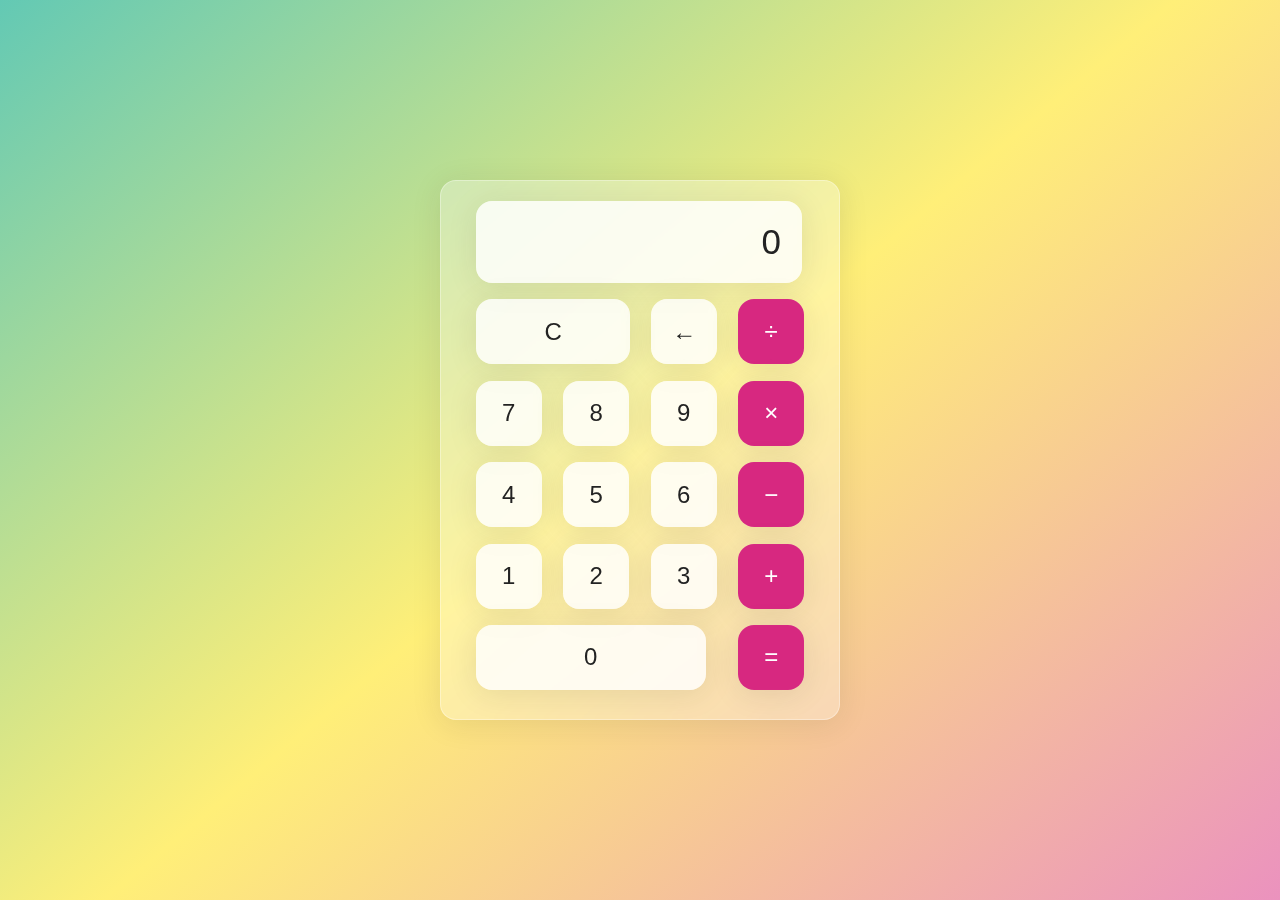
<file: index.html>
<!DOCTYPE html>
<html lang="en">
<head>
    <meta charset="UTF-8">
    <meta http-equiv="X-UA-Compatible" content="IE=edge">
    <meta name="viewport" content="width=device-width, initial-scale=1.0">
    <title>Calculator</title>

    <!-- StyleSheet Link -->
    <link rel="stylesheet" href="style.css">

    <!-- ScriptFile Link -->
</head>
<body>
    <div class="wrapper">
        <section class="screen">
            0
        </section>
        <section class="calc-buttons">
            
            <!-- First Row -->
            <div class="calc-button-row">
                <button class="calc-button double">
                    C
                </button>
                <button class="calc-button">
                    &larr;
                </button>
                <button class="calc-button">
                    &divide;
                </button>
            </div>
            
            <!-- Second Row -->
            <div class="calc-button-row">
                <button class="calc-button">
                    7
                </button>
                <button class="calc-button">
                    8
                </button>
                <button class="calc-button">
                    9
                </button>
                <button class="calc-button">
                    &times;
                </button>
            </div>
            
            <!-- Third Row -->
            <div class="calc-button-row">
                <button class="calc-button">
                    4
                </button>
                <button class="calc-button">
                    5
                </button>
                <button class="calc-button">
                    6
                </button>
                <button class="calc-button">
                    &minus;
                </button>
            </div>
            
            <!-- Fourth Row -->
            <div class="calc-button-row">
                <button class="calc-button">
                    1
                </button>
                <button class="calc-button">
                    2
                </button>
                <button class="calc-button">
                    3
                </button>
                <button class="calc-button">
                    &plus;
                </button>
            </div>
            
            <!-- Fifth Row -->
            <div class="calc-button-row">
                <button class="calc-button triple">
                    0
                </button>
                <button class="calc-button">
                    &equals;
                </button>
            </div>

        </section>
    </div>

    <script src="script.js"></script>
    
</body>
</html>
</file>
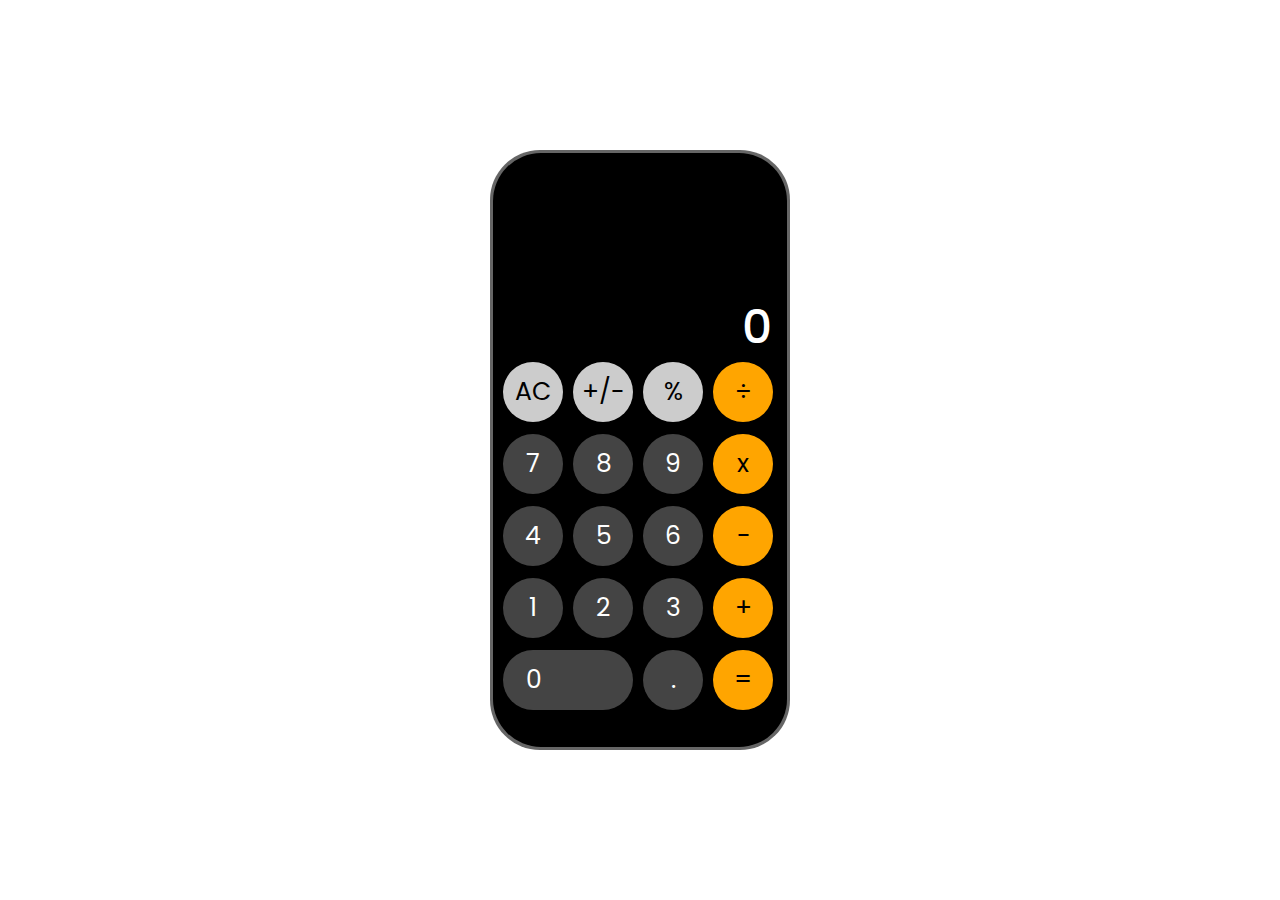
<file: Calculator(IOS)/index.html>
<!DOCTYPE html>
<html lang="en">
<head>
    <meta charset="UTF-8">
    <meta http-equiv="X-UA-Compatible" content="IE=edge">
    <meta name="viewport" content="width=device-width, initial-scale=1.0">
    <title>Calculator</title>

    <!-- StyleSheet Link -->
    <link rel="stylesheet" href="style.css">
</head>
<body>    
    <div class="box">
        <div class="inner">
            <div class="calc">
                <div class="create">0</div>
                <div class="buttons">
                    <button class="light clear">AC</button>
                    <button class="light plusMinus" value="+/-">+/-</button>
                    <button class="light percent" value="%">%</button>
                    <button class="btn-orange" value="/">÷</button>
                    <button class="numbers" value="7">7</button>
                    <button class="numbers" value="8">8</button>
                    <button class="numbers" value="9">9</button>
                    <button class="btn-orange" value="x">x</button>
                    <button class="numbers" value="4">4</button>
                    <button class="numbers" value="5">5</button>
                    <button class="numbers" value="6">6</button>
                    <button class="btn-orange" value="-">-</button>
                    <button class="numbers" value="1">1</button>
                    <button class="numbers" value="2">2</button>
                    <button class="numbers" value="3">3</button>
                    <button class="btn-orange" value="+">+</button>
                    <button class="numbers zero" value="0">0</button>
                    <button class="numbers">.</button>
                    <button class="btn-orange">=</button>
                </div>
            </div>
        </div>
    </div>

    <script src="script.js"></script>
</body>
</html>
</file>
<file: style.css>
html{
    box-sizing: border-box;
    height: 100%;
}
*,
*::before,
*::after{
    box-sizing: inherit;
    margin: 0;
    padding: 0;
}
body{
    align-items: center;
    background: linear-gradient(320deg, #eb92be, #ffef78, #63c9b4);
    display: flex;
    font-family: 'Dosis', sans-serif;
    font-display: swap;
    height: inherit;
    justify-content: center;
}
.wrapper{
    backdrop-filter: blur(5.5px);
    -webkit-backdrop-filter: blur(5.5px);
    border-radius: 16px;
    box-shadow: 0 4px 30px rgba(35, 35, 35, 0.1);
    color: #232323;
    backdrop-filter: blur(4px);
    -webkit-backdrop-filter: blur(4px);
    background-color: rgba(255, 255, 255, 0.30);
    border: 1px solid rgba(255, 255, 255, 0.34);
    flex-basis: 400px;
    height: 540px;
    padding: 20px 35px;
}
.screen{
    backdrop-filter: blur(5.5px);
    -webkit-backdrop-filter: blur(5.5px);
    background-color: rgba(255, 255, 255, 0.75);
    border: 1px solid rgba(255, 255, 255, 0.01);
    border-radius: 16px;
    box-shadow: 0 4px 30px rgba(35, 35, 35, 0.1);
    color: #232323;
    font-size: 35px;
    overflow: auto;
    padding: 20px;
    text-align: right;
    width: 326px;
}
.calc-button-row{
    display: flex;
    justify-content: space-between;
    margin: 5% 0;
}
.calc-button{
    backdrop-filter: blur(5.5px);
    -webkit-backdrop-filter: blur(5.5px);
    background: rgba(255, 255, 255, 0.75);
    border: 1px solid rgba(255, 255, 255, 0.01);
    border-radius: 16px;
    box-shadow: 0 4px 30px rgba(35, 35, 35, 0.1);
    color: #232323;
    flex-basis: 20%;
    font-family: inherit;
    font-size: 24px;
    height: 65px;
}
.calc-button:last-child{
    backdrop-filter: blur(5.5px);
    -webkit-backdrop-filter: blur(5.5px);
    background: rgba(255, 255, 255, 0.75);
    border: 1px solid rgba(255, 255, 255, 0.01);
    border-radius: 16px;
    box-shadow: 0 4px 30px rgba(35, 35, 35, 0.1);
    color: #fff;
    background-color: #d72880;
}
.calc-button:last-child:hover{
    background-color: inherit;
    color: inherit;
}
.calc-button:hover{
    background-color: inherit;
}
.calc-button:active{
    background-color: #ffef78;
}
.double{
    flex-basis: 47%;
}
.triple{
    flex-basis: 70%;
}
</file>
<file: Calculator(IOS)/style.css>
@import url('https://fonts.googleapis.com/css2?family=Poppins:ital,wght@0,400;0,500;0,600;0,700;0,800;0,900;1,300&display=swap');

*{
    margin: 0;
    padding: 0;
    box-sizing: border-box;
    text-decoration: none;
    list-style: none;
    user-select: none;
    outline: none;
    font-family: 'Poppins', sans-serif;
}
body{
    display: flex;
    align-items: center;
    justify-content: center;
    min-height: 100vh;
}
.box{
    position: relative;
    width: 300px;
    height: 600px;
    border-radius: 50px;
    background: #666;
}
.inner{
    position: absolute;
    inset: 3px;
    background: #000;
    border-radius: 48px;
    display: flex;
    justify-content: center;
}
.calc{
    position: absolute;
    inset: 5px;
    background: #000;
    border-radius: 48px;
}
.create{
    width: 100%;
    height: 35%;
    background: #000;
    border-top-left-radius: 48px;
    border-top-right-radius: 48px;
    font-size: 47px;
    font-weight: 500;
    color: #fff;
    display: flex;
    align-items: flex-end;
    justify-content: flex-end;
    padding: 0 10px;
    overflow: hidden;
}
.buttons{
    display: flex;
    flex-wrap: wrap;
}
.buttons button{
    width: 60px;
    height: 60px;
    border: none;
    border-radius: 50%;
    margin: 0 5px 12px;
    font-size: 25px;
    cursor: pointer;
    transition: 0.2s linear;
}
.buttons .light{
    background-color: #ccc;
}
.buttons .light:active{
    animation: 0.5s white-color ease-in-out;
}
.buttons .numbers{
    background: #444;
    color: #fff;
}
.buttons .numbers:active{
    animation: 0.5s white-color ease-in-out;
}
.buttons .zero{
    width: 130px;
    padding-left: 23px;
    border-radius: 50px;
    display: flex;
    align-items: center;
    justify-content: flex-start;
    margin-right: 5px;
}
@keyframes white-color {
    50%{background: #fff;}
    75%{background: #fff;}
}
.buttons button.btn-orange{
    background: orange;
}
.buttons .btn-orange:focus{
    background: #fff;
    color: orange;
    transition: scale(0.97);
}
</file>
